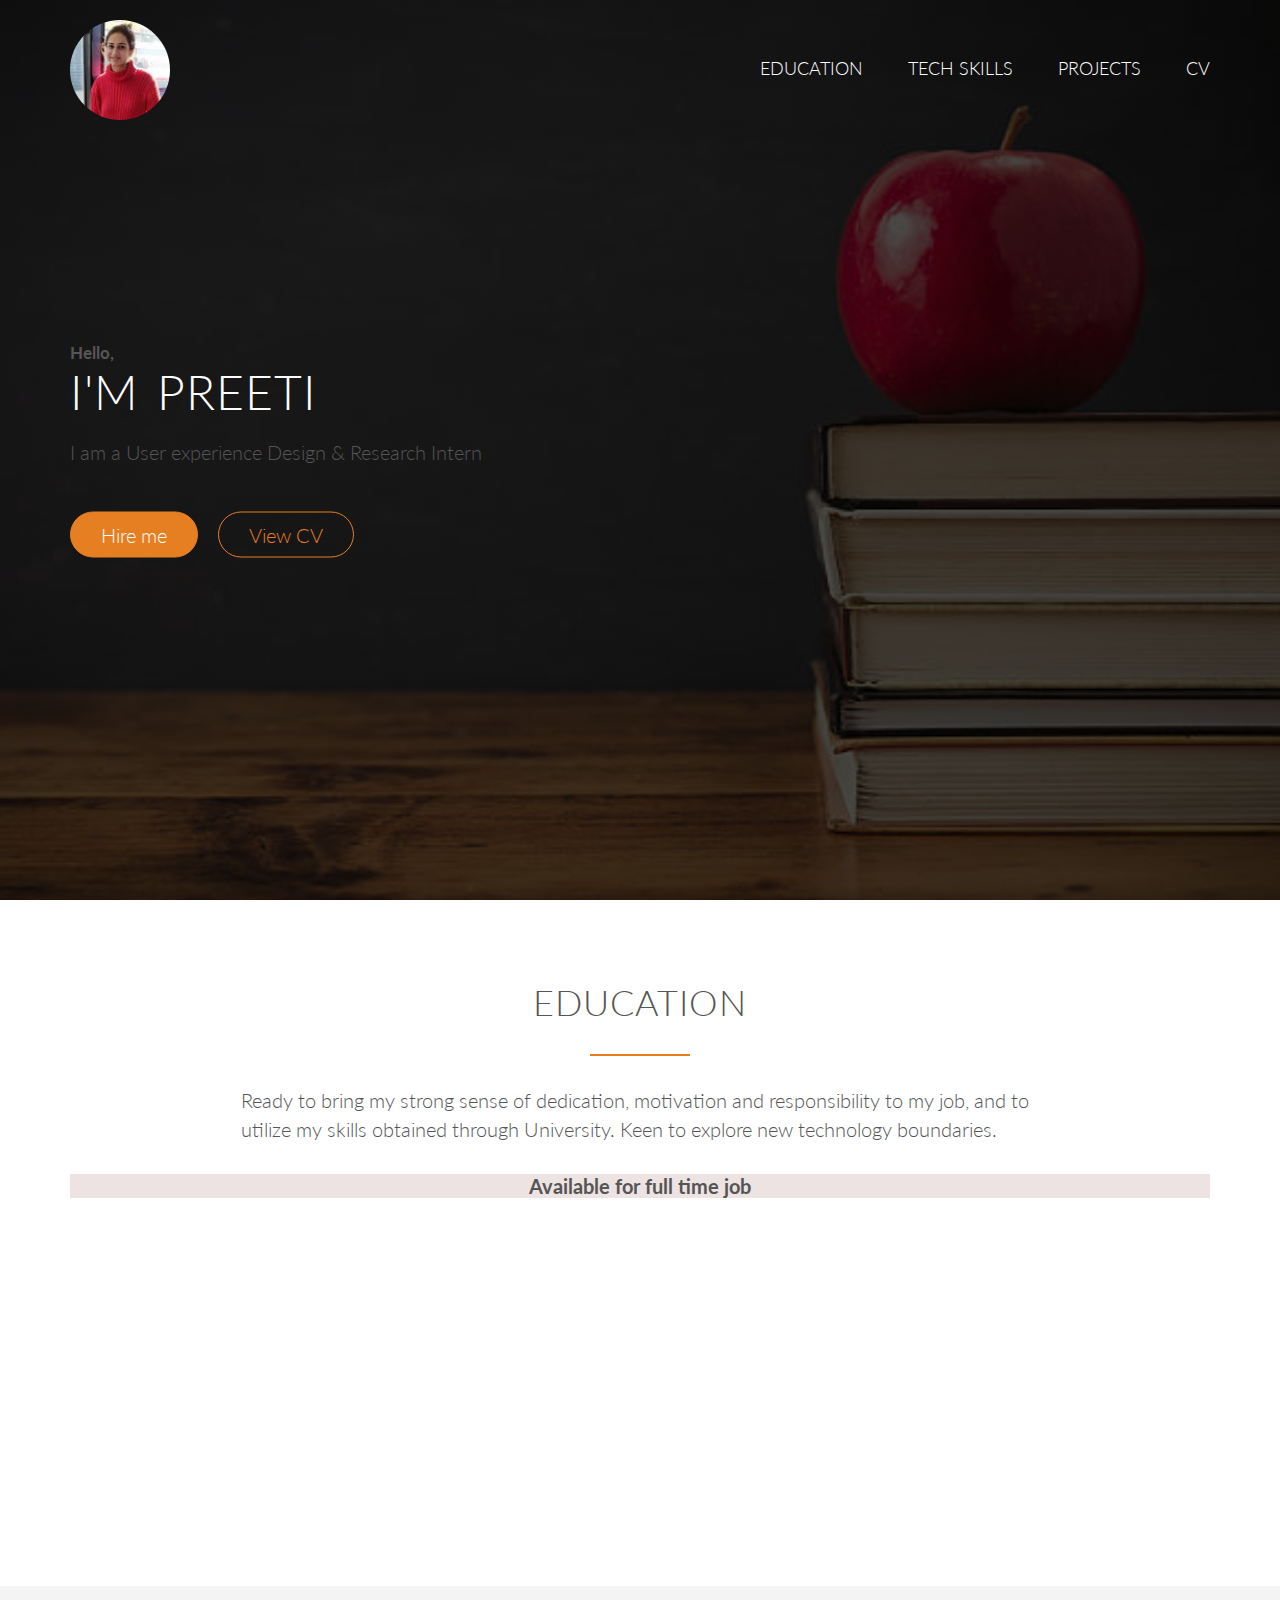
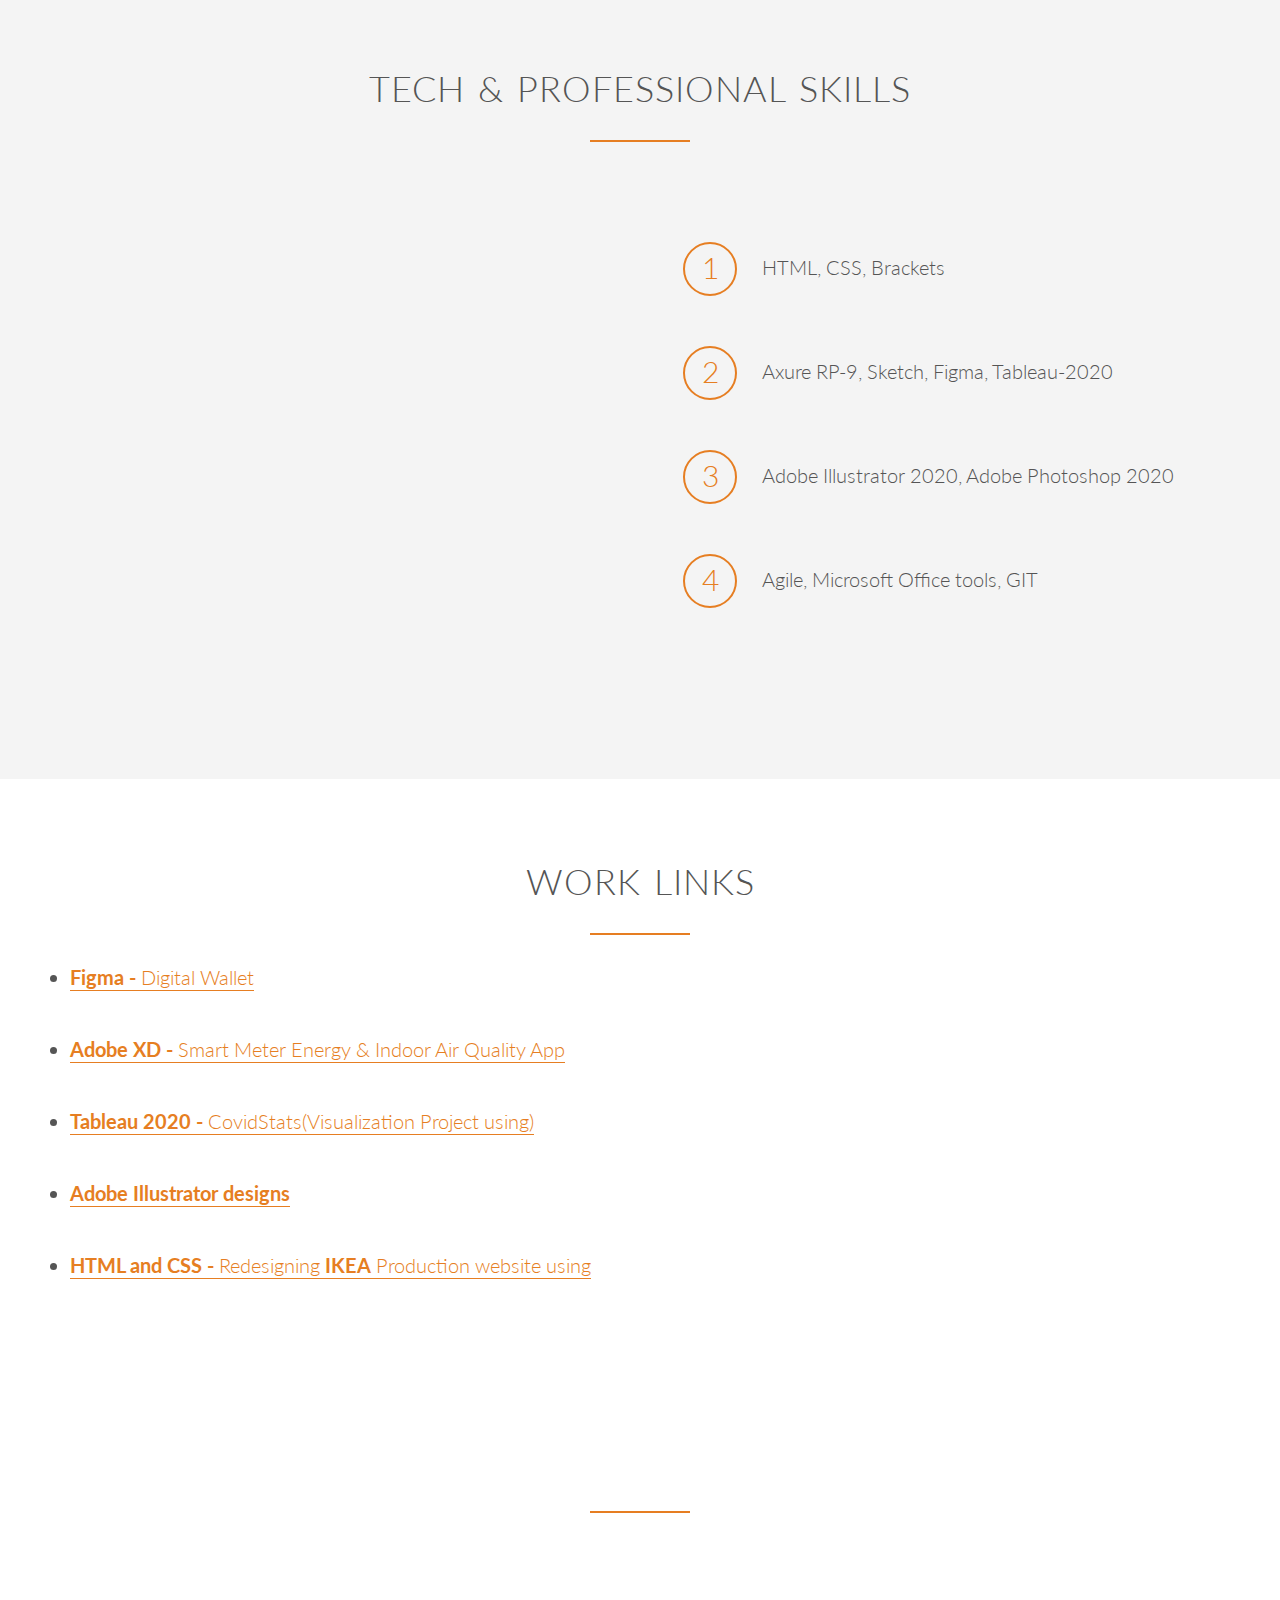
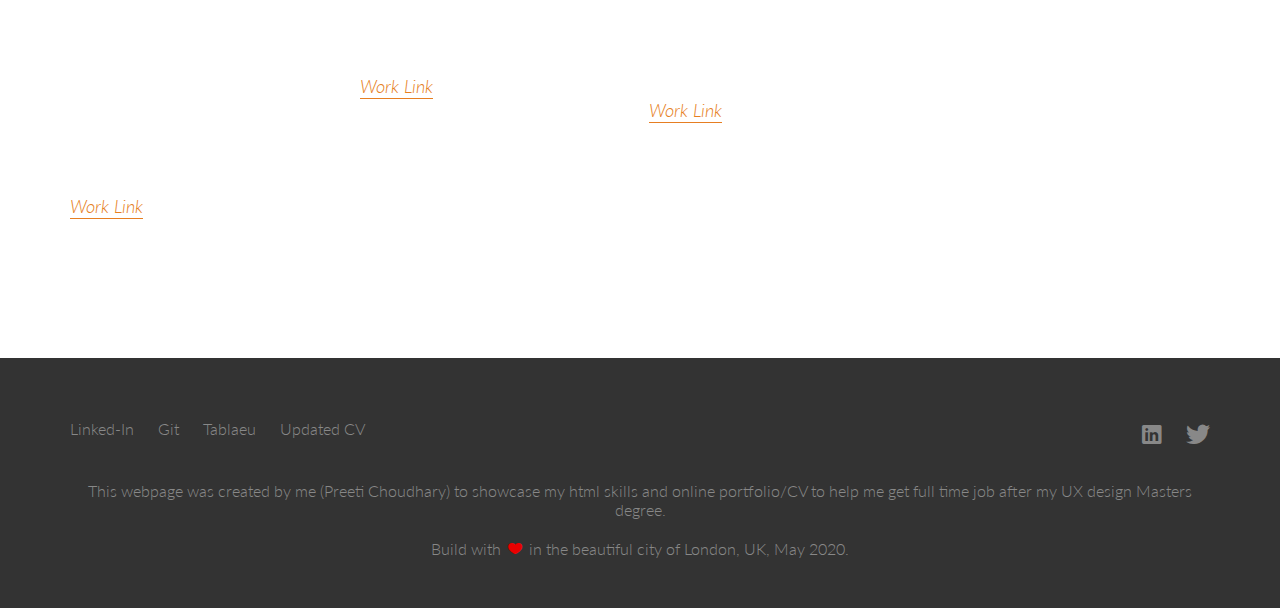
<file: index.html>
<!DOCTYPE html>
<html lang="en">
    <head>
    	<meta http-equiv="Content-Security-Policy" content="upgrade-insecure-requests">
        <meta name="viewport" content="width=device-width, initial-scale=1.0">
        
        <link rel="stylesheet" type="text/css" href="vendors/css/normalize.css">
        <link rel="stylesheet" type="text/css" href="vendors/css/grid.css">
        <link rel="stylesheet" type="text/css" href="vendors/css/ionicons.min.css">
        <link rel="stylesheet" type="text/css" href="vendors/css/animate.css">
        <link rel="stylesheet" type="text/css" href="resources/css/style.css">
        <link rel="stylesheet" type="text/css" href="resources/css/queries.css">
        <link href='http://fonts.googleapis.com/css?family=Lato:100,300,400,300italic' rel='stylesheet' type='text/css'>
        <title>Preeti Choudhary</title>
    </head>
    <body>
        <header>
            <nav>
                <div class="row">
                    <img src="resources/img/pc.jfif" alt="Preeti photo" class="logo">
                    <img src="resources/img/pc.jfif" alt="Preeti photo" class="logo-black">
                    <ul class="main-nav js--main-nav">
                        <li><a href="#education">Education</a></li>
                        <li><a href="#works">Tech Skills</a></li>
                        <li><a href="#projects">Projects</a></li>
                       <!-- <li><a href="#plans">Contact</a></li> -->
                        <li><a href="./cv.html" target="_blank">CV</a></li>
                        
                    </ul>
                    <a class="mobile-nav-icon js--nav-icon"><i class="ion-navicon-round"></i></a>
                </div>
            </nav>
            <div class="hero-text-box">
                <h5> Hello,</h5>
                
                <h1>I'M PREETI</h1>
                <p>I am a User experience Design & Research Intern</p><br><br>
                <a class="btn btn-full js--scroll-to-plans" href="mailto:preeti.214choudhary@gmail.com">Hire me</a>
               <a class="btn btn-ghost js--scroll-to-start" href="./cv.html" target="_blank">View CV</a>
            
            </div>
            
        </header>
        
        <section class="section-features js--section-features" id="education">
            <div class="row">
                <h2>Education</h2>
                <p class="long-copy">
                    Ready to bring my strong sense of dedication, motivation and responsibility to my job, and to
utilize my skills obtained through University. Keen to explore new technology
                    boundaries.
                    
                </p>
                <h4>Available for full time job</h4>
            </div>
            
            <div class="row js--wp-1">
                <div class="col span-1-of-3 box">
                    <i class="ion-ios-infinite-outline icon-big"></i>
                    <h3>MSc. User Experience Design</h3>
                    <ul>
                        <li>Kingston University, London, UK</li>
                        <li>Sep/2019 - Sep/2021            </li>
                        <li>Pursuing first year, having data visualization as minor subject.</li>
                    </ul>
                </div>
                <div class="col span-1-of-3 box">
                    <i class="ion-ios-stopwatch-outline icon-big"></i>
                    <h3>MBA Human Resource Mgmt.</h3>
                    <ul>
                        <li>Rajasthan Tech. University, Rajasthan, India</li>
                        <li>Year 2011</li>
                        <li>Studied business laws, project management, employment laws, marketing of services, performance management and retention strategies.</li>
                        
                    </ul>
                </div>
                <div class="col span-1-of-3 box">
                    <!--<i class="ion-ios-nutrition-outline icon-big"></i>-->
                    <i class="ion-ios-flask-outline icon-big"></i>
                    <h3>Bachelor of Science.</h3>
                    <ul>
                        <li>University of Rajasthan, Rajasthan, India</li>
                        <li>Year 2008</li>
                        <li>Chemistry, Zoology &#38; Computer Applications.</li>
                    </ul>
                </div>
                <!--<div class="col span-1-of-4 box">
                    <i class="ion-ios-cart-outline icon-big"></i>
                    <h3>Order anything</h3>
                    <p>
                        We don't limit your creativity, which means you can order whatever you feel like. You can also choose from our menu containing over 100 delicious meals. It's up to you!
                    </p>
                </div>-->
            </div>   
        </section>
        
        <!--<section class="section-meals">
            <ul class="meals-showcase clearfix">
                <li>
                    <figure class="meal-photo">
                        <img src="resources/img/1.jpg" alt="Korean bibimbap with egg and vegetables">
                    </figure>
                </li>
                <li>
                    <figure class="meal-photo">
                        <img src="resources/img/2.jpg" alt="Simple italian pizza with cherry tomatoes">
                    </figure>
                </li>
                <li>
                    <figure class="meal-photo">
                        <img src="resources/img/3.jpg" alt="Chicken breast steak with vegetables">
                    </figure>
                </li>
                <li>
                    <figure class="meal-photo">
                        <img src="resources/img/4.jpg" alt="Autumn pumpkin soup">
                    </figure>
                </li>
            </ul>
            <ul class="meals-showcase clearfix">
                <li>
                    <figure class="meal-photo">
                        <img src="resources/img/5.jpg" alt="Paleo beef steak with vegetables">
                    </figure>
                </li>
                <li>
                    <figure class="meal-photo">
                        <img src="resources/img/6.jpg" alt="Healthy baguette with egg and vegetables">
                    </figure>
                </li>
                <li>
                    <figure class="meal-photo">
                        <img src="resources/img/7.jpg" alt="Burger with cheddar and bacon">
                    </figure>
                </li>
                <li>
                    <figure class="meal-photo">
                        <img src="resources/img/8.jpg" alt="Granola with cherries and strawberries">
                    </figure>
                </li>
            </ul>
        </section>-->
        
        
        <section class="section-steps" id="works">
            <div class="row">
                <h2>Tech & Professional Skills</h2>
            </div>
            <div class="row">
                <div class="col span-1-of-2 steps-box">
                    <br>
                   <img src="resources/img/tech%20skill.png" alt="skills photo" class="app-screen js--wp-2">
                   <!-- <img src="resources/img/skills.jfif" alt="skills photo" class="app-screen js--wp-2"> -->
                    
                </div>
                <div class="col span-1-of-2 steps-box">
                    <div class="works-step clearfix">
                        <div>1</div>
                        <p>HTML, CSS, Brackets</p>
                    </div>
                    <div class="works-step clearfix">
                        <div>2</div>
                        <p>Axure RP-9, Sketch, Figma, Tableau-2020</p>
                    </div>
                    <div class="works-step clearfix">
                        <div>3</div>
                        <p>Adobe Illustrator 2020, Adobe Photoshop 2020</p>
                    </div>
                    <div class="works-step clearfix">
                        <div>4</div>
                        <p>Agile, Microsoft Office tools, GIT</p>
                    </div>
                    
                    <!--<a href="#" class="btn-app"><img src="resources/img/download-app.svg" alt="App Store Button"></a>
                    <a href="#" class="btn-app"><img src="resources/img/download-app-android.png" alt="Play Store Button"></a>-->
                </div>
            </div>
        </section>
        
        
        <section>
            <div class="row">
                <h2>Work Links</h2>
            </div>
            <div class="row">
                <li> <a href="https://drive.google.com/file/d/1Taf1LXhtc1TtzJkzHuK_cm9z7Qk20pA6/view?usp=sharing" target="_blank"><strong>Figma -</strong> Digital Wallet</a>
                </li>
                <br><br>
                <li>  <a href="https://xd.adobe.com/view/b4992fd8-9b20-48be-aa19-0e2b5a58662b-e1ca/screen/dccb0bfc-0dcf-4be3-a7f0-1f0aa2899ab8" target="_blank"><strong>Adobe XD - </strong>Smart Meter Energy & Indoor Air Quality App</a></li>
                <br><br>
                <li> <a href="http://preeti-covid-stats.s3-website.eu-west-2.amazonaws.com/" target="_blank"><strong>Tableau 2020 - </strong>CovidStats(Visualization Project using)</a></li>
                <br><br>
                <li>  <a href="https://drive.google.com/file/d/1xjbdPqxho9oQroMfWlI21jIU0fveCGWg/view?usp=sharing" target="_blank"><strong>Adobe Illustrator designs</strong></a></li>
                <br><br>
                
                <!-- <li><a href="https://udv1xn.axshare.com/start.html#id=1yyjyh&p=month_page" target="_blank"><strong> Axure RP9 - </strong>SmartCal(Intelligent calendar using)</a></li>
                <br><br> -->
                
                <li> <a href="http://preetiikeaprototype.s3-website-us-east-1.amazonaws.com/www.ikea.com/gb/en/index.html" target="_blank"><strong>HTML and CSS - </strong>Redesigning <strong>IKEA</strong> Production website using </a></li>
            </div>
        
        </section>
        
        <!--<section class="section-cities" id="cities">
            <div class="row">
                <h2>We're currently in these cities</h2>
            </div>
            <div class="row js--wp-3">
                <div class="col span-1-of-4 box">
                    <img src="resources/img/lisbon-3.jpg" alt="Lisbon">
                    <h3>Lisbon</h3>
                    <div class="city-feature">
                        <i class="ion-ios-person icon-small"></i>
                        1600+ happy eaters
                    </div>
                    <div class="city-feature">
                        <i class="ion-ios-star icon-small"></i>
                        60+ top chefs
                    </div>
                    <div class="city-feature">
                        <i class="ion-social-twitter icon-small"></i>
                        <a href="#">@omnifood_lx</a>
                    </div>
                </div>
                <div class="col span-1-of-4 box">
                    <img src="resources/img/san-francisco.jpg" alt="San Francisco">
                    <h3>San Francisco</h3>
                    <div class="city-feature">
                        <i class="ion-ios-person icon-small"></i>
                        3700+ happy eaters
                    </div>
                    <div class="city-feature">
                        <i class="ion-ios-star icon-small"></i>
                        160+ top chefs
                    </div>
                    <div class="city-feature">
                        <i class="ion-social-twitter icon-small"></i>
                        <a href="#">@omnifood_sf</a>
                    </div>
                </div>
                <div class="col span-1-of-4 box">
                    <img src="resources/img/berlin.jpg" alt="Berlin">
                    <h3>Berlin</h3>
                    <div class="city-feature">
                        <i class="ion-ios-person icon-small"></i>
                        2300+ happy eaters
                    </div>
                    <div class="city-feature">
                        <i class="ion-ios-star icon-small"></i>
                        110+ top chefs
                    </div>
                    <div class="city-feature">
                        <i class="ion-social-twitter icon-small"></i>
                        <a href="#">@omnifood_berlin</a>
                    </div>
                </div>
                <div class="col span-1-of-4 box">
                    <img src="resources/img/london.jpg" alt="London">
                    <h3>London</h3>
                    <div class="city-feature">
                        <i class="ion-ios-person icon-small"></i>
                        1200+ happy eaters
                    </div>
                    <div class="city-feature">
                        <i class="ion-ios-star icon-small"></i>
                        50+ top chefs
                    </div>
                    <div class="city-feature">
                        <i class="ion-social-twitter icon-small"></i>
                        <a href="#">@omnifood_london</a>
                    </div>
                </div>
            </div>
            
        </section>-->
        
        <section class="section-testimonials" id="projects">
            <div class="row">
                <h2>Academic Projects Undertaken</h2>
            </div>
            <div class="row">
                <div class="col span-1-of-4">
<!--                    <blockquote>-->
                        <b>(Technology):</b> Redesigning Production Website - This project was about
discovering and redesigning some of the major User Experience flaws in
Ikea.co.uk. In this project, various software tools/techs were used such as Axure
RP 9, HTML, CSS.
                        <!--<cite><img src="resources/img/customer-1.jpg">Alberto Duncan</cite>-->
                        <cite><a href="http://preetiikeaprototype.s3-website-us-east-1.amazonaws.com/www.ikea.com/gb/en/index.html" target="_blank">Work Link</a></cite>
<!--                    </blockquote>-->
                </div>
                <div class="col span-1-of-4">
<!--                    <blockquote>-->
                       Created webpage for data visualizations on Covod-19 using HTML, CSS, Tablaue 2020.
                    
                    <cite><a href="http://preeti-covid-stats.s3-website.eu-west-2.amazonaws.com/" target="_blank">Work Link</a></cite>
<!--                    </blockquote>-->
                </div>
                <div class="col span-1-of-4">
<!--                    <blockquote>-->
Developed prototype of smart calendar (Axure RP 9) which can analyze and
interpret user calls and suggests meetings/events based on that.
                    <cite><a href="https://udv1xn.axshare.com/start.html#id=1yyjyh&p=month_page" target="_blank">Work Link</a></cite>
<!--                    <cite><img src="resources/img/customer-3.jpg">Milton Chapman</cite>-->
<!--                    </blockquote>-->
                </div>
                <div class="col span-1-of-4">
<!--                    <blockquote>-->
                        <b>(Management):</b> Event Coordinator for annual festival - The goal of the
project was to coordinate and manage the event successfully while
managing different event teams. Key achievement was that I was able to
contribute in making the overall event as successful along with finding
new achievers in the process who could become future leaders.
<!--                    <cite><img src="resources/img/customer-3.jpg">Milton Chapman</cite>-->
<!--                    </blockquote>-->
                </div>
            </div>
        </section>
        
        
        <!--<section class="section-plans js--section-plans" id="plans">
            <div class="row">
                <h2>Start eating healthy today</h2>
            </div>
            <div class="row">
                <div class="col span-1-of-3">
                    <div class="plan-box js--wp-4">
                        <div>
                            <h3>Premium</h3>
                            <p class="plan-price">$399 <span>/ month</span></p>
                            <p class="plan-price-meal">That's only 13.30$ per meal</p>
                        </div>
                        <div>
                            <ul>
                                <li><i class="ion-ios-checkmark-empty icon-small"></i>1 meal every day</li>
                                <li><i class="ion-ios-checkmark-empty icon-small"></i>Order 24/7</li>
                                <li><i class="ion-ios-checkmark-empty icon-small"></i>Access to newest creations</li>
                                <li><i class="ion-ios-checkmark-empty icon-small"></i>Free delivery</li>
                            </ul>
                        </div>
                        <div>
                            <a href="#" class="btn btn-full">Sign up now</a>
                        </div>
                    </div>
                </div>
                <div class="col span-1-of-3">
                    <div class="plan-box">
                        <div>
                            <h3>Pro</h3>
                            <p class="plan-price">$149 <span>/ month</span></p>
                            <p class="plan-price-meal">That's only 14.90$ per meal</p>
                        </div>
                        <div>
                            <ul>
                                <li><i class="ion-ios-checkmark-empty icon-small"></i>1 meal 10 days/month</li>
                                <li><i class="ion-ios-checkmark-empty icon-small"></i>Order 24/7</li>
                                <li><i class="ion-ios-checkmark-empty icon-small"></i>Access to newest creations</li>
                                <li><i class="ion-ios-checkmark-empty icon-small"></i>Free delivery</li>
                            </ul>
                        </div>
                        <div>
                            <a href="#" class="btn btn-ghost">Sign up now</a>
                        </div>
                    </div>
                </div>
                <div class="col span-1-of-3">
                    <div class="plan-box">
                        <div>
                            <h3>Starter</h3>
                            <p class="plan-price">19$ <span>/ meal</span></p>
                            <p class="plan-price-meal">&nbsp;</p>
                        </div>
                        <div>
                            <ul>
                                <li><i class="ion-ios-checkmark-empty icon-small"></i>1 meal</li>
                                <li><i class="ion-ios-checkmark-empty icon-small"></i>Order from 8 am to 12 pm</li>
                                <li><i class="ion-ios-close-empty icon-small"></i></li>
                                <li><i class="ion-ios-checkmark-empty icon-small"></i>Free delivery</li>
                            </ul>
                        </div>
                        <div>
                            <a href="#" class="btn btn-ghost">Sign up now</a>
                        </div>
                    </div>
                </div>
            </div>
        </section>-->
        
        <!--<section class="section-form">
            <div class="row">
                <h2>We're happy to hear from you</h2>
            </div>
            <div class="row">
                <form method="post" action="#" class="contact-form">
                    <div class="row">
                        <div class="col span-1-of-3">
                            <label for="name">Name</label>
                        </div>
                        <div class="col span-2-of-3">
                            <input type="text" name="name" id="name" placeholder="Your name" required>
                        </div>
                    </div>
                    <div class="row">
                        <div class="col span-1-of-3">
                            <label for="email">Email</label>
                        </div>
                        <div class="col span-2-of-3">
                            <input type="email" name="email" id="email" placeholder="Your email" required>
                        </div>
                    </div>
                    <div class="row">
                        <div class="col span-1-of-3">
                            <label for="find-us">How did you find us?</label>
                        </div>
                        <div class="col span-2-of-3">
                            <select name="find-us" id="find-us">
                                <option value="friends" selected>Friends</option>
                                <option value="search">Search engine</option>
                                <option value="ad">Advertisement</option>
                                <option value="other">Other</option>
                            </select>
                        </div>
                    </div>
                    <div class="row">
                        <div class="col span-1-of-3">
                            <label>Newsletter?</label>
                        </div>
                        <div class="col span-2-of-3">
                            <input type="checkbox" name="news" id="news" checked> Yes, please
                        </div>
                    </div>
                    <div class="row">
                        <div class="col span-1-of-3">
                            <label>Drop us a line</label>
                        </div>
                        <div class="col span-2-of-3">
                            <textarea name="message" placeholder="Your message"></textarea>
                        </div>
                    </div>
                    <div class="row">
                        <div class="col span-1-of-3">
                            <label>&nbsp;</label>
                        </div>
                        <div class="col span-2-of-3">
                            <input type="submit" value="Send it!">
                        </div>
                    </div>
                    
                </form>
                
            </div>
        </section>-->
        
        <footer>
            <div class="row">
                <div class="col span-1-of-2">
                    <ul class="footer-nav">
                        <!--li><a href="#">About me</a></li-->
                        <li><a href="https://www.linkedin.com/in/preeti-choudhary-515976195/" target="_blank">Linked-In</a></li>
                        <li><a href="https://github.com/preeti214choudhary" target="_blank">Git</a></li>
                        <li><a href="https://public.tableau.com/profile/preeti1065#!/" target="_blank">Tablaeu</a></li>
                        <li><a href="./cv.html" target="_blank">Updated CV</a></li>
                        <!--<li><a href="#">iOS App</a></li>
                        <li><a href="#">Android App</a></li>-->
                    </ul>
                </div>
                <div class="col span-1-of-2">
                    <ul class="social-links">
                        <!--<li><a href="#"><i class="ion-social-facebook"></i></a></li>
                        <li><a href="#"><i class="ion-social-instagram"></i></a></li>
                        <li><a href="#"><i class="ion-social-googleplus"></i></a></li>-->
                        
                        <li><a href="https://www.linkedin.com/in/preeti-choudhary-515976195/" target="_blank"><i class="ion-social-linkedin"></i></a></li>
                        <li><a href="#"><i class="ion-social-twitter"></i></a></li>
                    </ul>
                </div>
            </div>
            <div class="row">
                <p>
                    This webpage was created by me (Preeti Choudhary) to showcase my html skills and online portfolio/CV to help me get full time job after my UX design Masters degree.
                </p>
                <p>
                    Build with <i class="ion-ios-heart" style="color: #ea0000; padding: 0 3px;"></i> in the beautiful city of London, UK, May 2020.
                </p>
            </div>
        </footer>
        
    <script src="https://ajax.googleapis.com/ajax/libs/jquery/1.11.2/jquery.min.js"></script>
    <!--<script src="//cdn.jsdelivr.net/respond/1.4.2/respond.min.js"></script>
    <script src="//cdn.jsdelivr.net/html5shiv/3.7.2/html5shiv.min.js"></script>
    <script src="//cdn.jsdelivr.net/selectivizr/1.0.3b/selectivizr.min.js"></script>-->
    <script src="vendors/js/jquery.waypoints.min.js"></script>
    <script src="resources/js/script.js"></script>
    
    </body>  
    
</html>
</file>
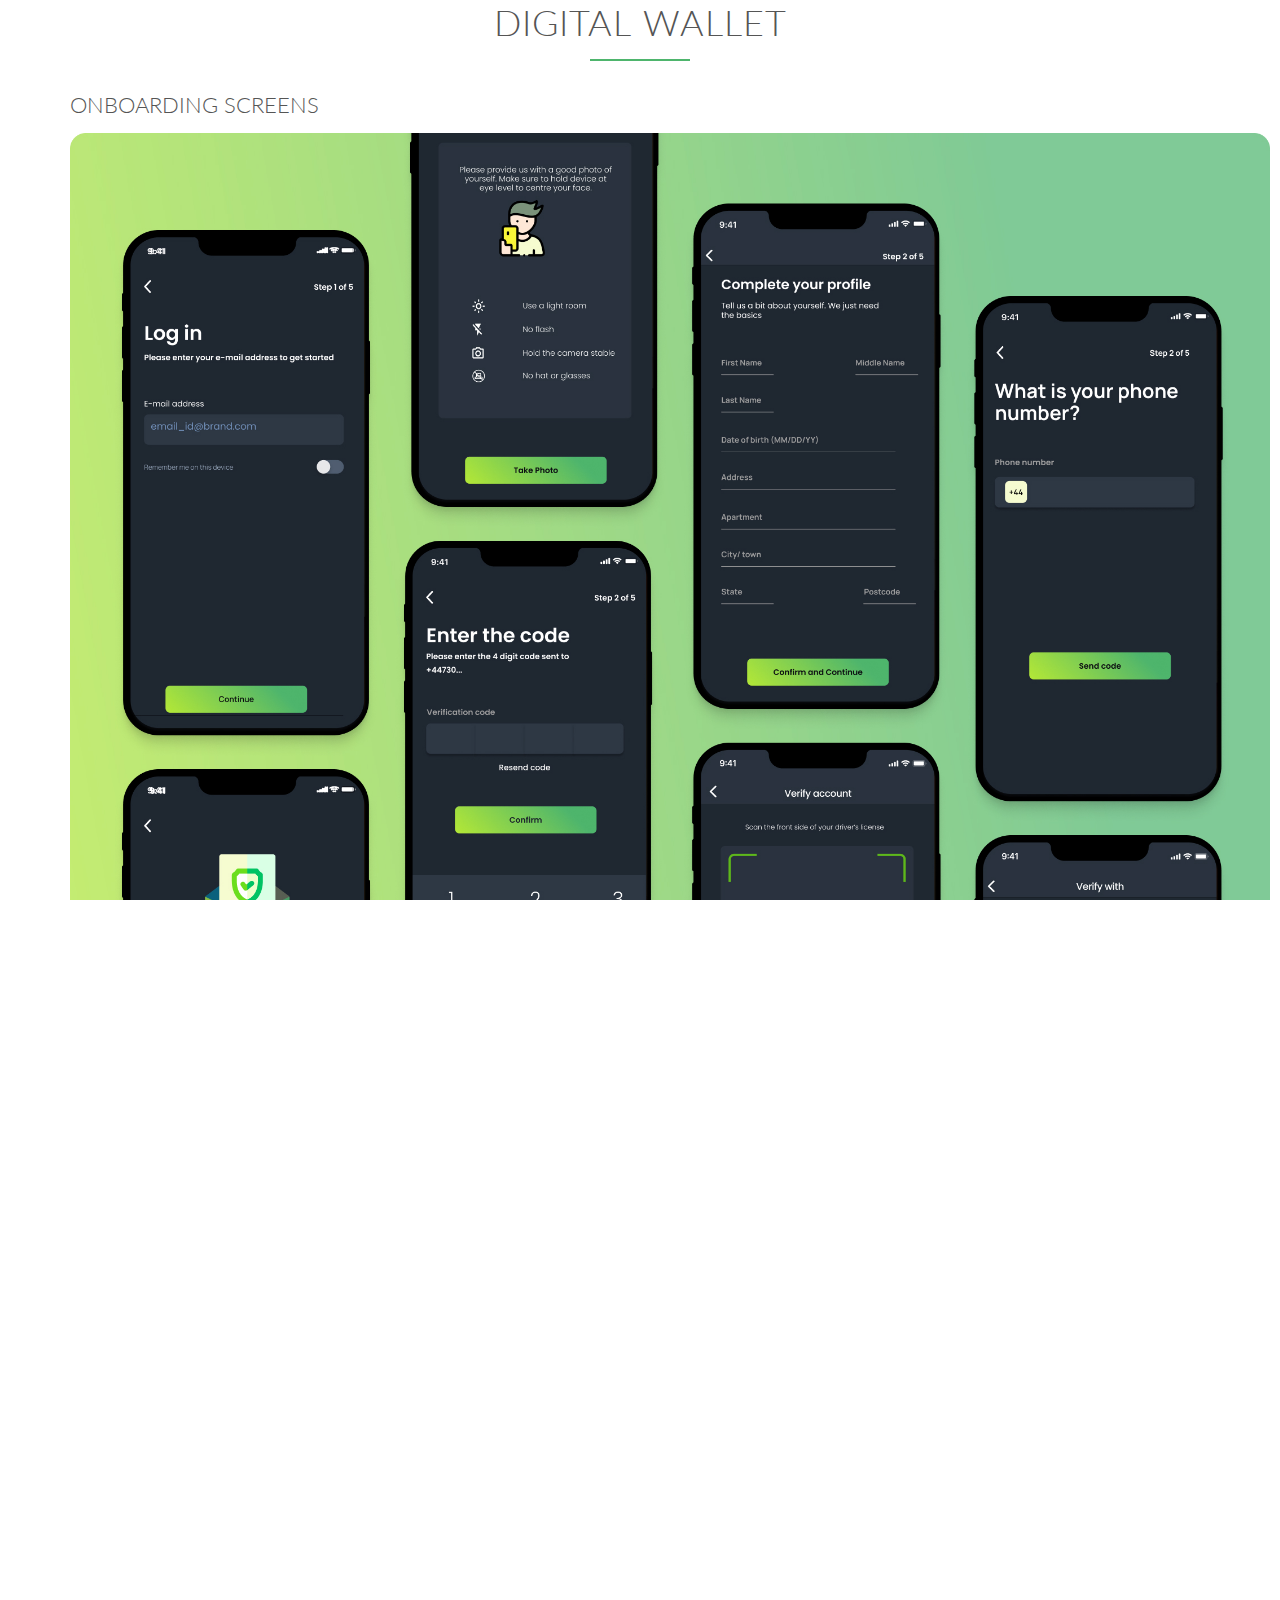
<file: index2.html>
<!DOCTYPE html>
<html lang="en">
    <head>
    	<meta http-equiv="Content-Security-Policy" content="upgrade-insecure-requests">
        <meta name="viewport" content="width=device-width, initial-scale=1.0">
        
        <link rel="stylesheet" type="text/css" href="vendors/css/normalize.css">
        <link rel="stylesheet" type="text/css" href="vendors/css/grid.css">
        <link rel="stylesheet" type="text/css" href="vendors/css/ionicons.min.css">
        <link rel="stylesheet" type="text/css" href="vendors/css/animate.css">
        <link rel="stylesheet" type="text/css" href="resources/css/style2.css">
        <link rel="stylesheet" type="text/css" href="resources/css/queries.css">
        <link href='http://fonts.googleapis.com/css?family=Lato:100,300,400,300italic' rel='stylesheet' type='text/css'>
        <title>Preeti Choudhary</title>
    </head>
    <body>
        <header>
           
                <div class="row">
                   <!-- <img src="resources/img/pc.jfif" alt="Preeti photo" class="logo">
                    <img src="resources/img/pc.jfif" alt="Preeti photo" class="logo-black"> -->
                   <!-- <ul class="main-nav js--main-nav"> </ul> -->    
                        <h2>Digital wallet</h2>
            <div class="row">
                <h3>Onboarding screens</h3>
                         <img src="resources/img/onboarding.jpg" alt="onboarding" style="object-fit: cover ; object-position: left" width="1200" height="auto">
            </div>
                    <br><br>
                     <h3>Payment screens</h3>
                         <img src="resources/img/Payment%20screens.png" alt="onboarding" style="object-fit: cover ; object-position: left" width="1200" height="auto">
            </div>
                       <!-- <li><a href="#plans">Contact</a></li> -->
                        
                 
                    
                </div>
          
          <!--  <div class="hero-text-box">
                <h5> Hello,</h5>
                
                <h1>I'M PREETI</h1>
                <p>I am a User experience Design & Research Intern</p><br><br>
                <a class="btn btn-full js--scroll-to-plans" href="mailto:preeti.214choudhary@gmail.com">Hire me</a>
               <a class="btn btn-ghost js--scroll-to-start" href="./cv.html" target="_blank">View CV</a>
            
            </div> -->
            
        </header>
        
  <!--      <section class="section-features js--section-features" id="education">
            <div class="row">
                <h2>Education</h2>
                <p class="long-copy">
                    Ready to bring my strong sense of dedication, motivation and responsibility to my job, and to
utilize my skills obtained through University. Keen to explore new technology
                    boundaries.
                    
                </p>
                <h4>Available for full time job</h4>
            </div>
            
            <div class="row js--wp-1">
                <div class="col span-1-of-3 box">
                    <i class="ion-ios-infinite-outline icon-big"></i>
                    <h3>MSc. User Experience Design</h3>
                    <ul>
                        <li>Kingston University, London, UK</li>
                        <li>Sep/2019 - Sep/2021            </li>
                        <li>Pursuing first year, having data visualization as minor subject.</li>
                    </ul>
                </div>
                <div class="col span-1-of-3 box">
                    <i class="ion-ios-stopwatch-outline icon-big"></i>
                    <h3>MBA Human Resource Mgmt.</h3>
                    <ul>
                        <li>Rajasthan Tech. University, Rajasthan, India</li>
                        <li>Year 2011</li>
                        <li>Studied business laws, project management, employment laws, marketing of services, performance management and retention strategies.</li>
                        
                    </ul>
                </div>
                <div class="col span-1-of-3 box">
                    <!--<i class="ion-ios-nutrition-outline icon-big"></i>
                    <i class="ion-ios-flask-outline icon-big"></i>
                    <h3>Bachelor of Science.</h3>
                    <ul>
                        <li>University of Rajasthan, Rajasthan, India</li>
                        <li>Year 2008</li>
                        <li>Chemistry, Zoology &#38; Computer Applications.</li>
                    </ul>
                </div>
                <!--<div class="col span-1-of-4 box">
                    <i class="ion-ios-cart-outline icon-big"></i>
                    <h3>Order anything</h3>
                    <p>
                        We don't limit your creativity, which means you can order whatever you feel like. You can also choose from our menu containing over 100 delicious meals. It's up to you!
                    </p>
                </div>
            </div>   
        </section>
        
        <!--<section class="section-meals">
            <ul class="meals-showcase clearfix">
                <li>
                    <figure class="meal-photo">
                        <img src="resources/img/1.jpg" alt="Korean bibimbap with egg and vegetables">
                    </figure>
                </li>
                <li>
                    <figure class="meal-photo">
                        <img src="resources/img/2.jpg" alt="Simple italian pizza with cherry tomatoes">
                    </figure>
                </li>
                <li>
                    <figure class="meal-photo">
                        <img src="resources/img/3.jpg" alt="Chicken breast steak with vegetables">
                    </figure>
                </li>
                <li>
                    <figure class="meal-photo">
                        <img src="resources/img/4.jpg" alt="Autumn pumpkin soup">
                    </figure>
                </li>
            </ul>
            <ul class="meals-showcase clearfix">
                <li>
                    <figure class="meal-photo">
                        <img src="resources/img/5.jpg" alt="Paleo beef steak with vegetables">
                    </figure>
                </li>
                <li>
                    <figure class="meal-photo">
                        <img src="resources/img/6.jpg" alt="Healthy baguette with egg and vegetables">
                    </figure>
                </li>
                <li>
                    <figure class="meal-photo">
                        <img src="resources/img/7.jpg" alt="Burger with cheddar and bacon">
                    </figure>
                </li>
                <li>
                    <figure class="meal-photo">
                        <img src="resources/img/8.jpg" alt="Granola with cherries and strawberries">
                    </figure>
                </li>
            </ul>
        </section>
        
        
        <section class="section-steps" id="works">
            <div class="row">
                <h2>Tech & Professional Skills</h2>
            </div>
            <div class="row">
                <div class="col span-1-of-2 steps-box">
                    <br>
                   <img src="resources/img/tech%20skill.png" alt="skills photo" class="app-screen js--wp-2">
                   <!-- <img src="resources/img/skills.jfif" alt="skills photo" class="app-screen js--wp-2"> 
                    
                </div>
                <div class="col span-1-of-2 steps-box">
                    <div class="works-step clearfix">
                        <div>1</div>
                        <p>HTML, CSS, Brackets</p>
                    </div>
                    <div class="works-step clearfix">
                        <div>2</div>
                        <p>Axure RP-9, Sketch, Figma, Tableau-2020</p>
                    </div>
                    <div class="works-step clearfix">
                        <div>3</div>
                        <p>Adobe Illustrator 2020, Adobe Photoshop 2020</p>
                    </div>
                    <div class="works-step clearfix">
                        <div>4</div>
                        <p>Agile, Microsoft Office tools, GIT</p>
                    </div>
                    
                    <!--<a href="#" class="btn-app"><img src="resources/img/download-app.svg" alt="App Store Button"></a>
                    <a href="#" class="btn-app"><img src="resources/img/download-app-android.png" alt="Play Store Button"></a>
                </div>
            </div>
        </section>
        
        
        <section>
            <div class="row">
                <h2>Work Links</h2>
            </div>
            <div class="row">
                <li> <a href="https://drive.google.com/file/d/1Taf1LXhtc1TtzJkzHuK_cm9z7Qk20pA6/view?usp=sharing" target="_blank"><strong>Figma -</strong> Digital Wallet</a>
                </li>
                <br><br>
                <li>  <a href="https://xd.adobe.com/view/b4992fd8-9b20-48be-aa19-0e2b5a58662b-e1ca/screen/dccb0bfc-0dcf-4be3-a7f0-1f0aa2899ab8" target="_blank"><strong>Adobe XD - </strong>Smart Meter Energy & Indoor Air Quality App</a></li>
                <br><br>
                <li> <a href="http://preeti-covid-stats.s3-website.eu-west-2.amazonaws.com/" target="_blank"><strong>Tableau 2020 - </strong>CovidStats(Visualization Project using)</a></li>
                <br><br>
                <li>  <a href="https://drive.google.com/file/d/1xjbdPqxho9oQroMfWlI21jIU0fveCGWg/view?usp=sharing" target="_blank"><strong>Adobe Illustrator designs</strong></a></li>
                <br><br>
                
                <!-- <li><a href="https://udv1xn.axshare.com/start.html#id=1yyjyh&p=month_page" target="_blank"><strong> Axure RP9 - </strong>SmartCal(Intelligent calendar using)</a></li>
                <br><br>
                
                <li> <a href="http://preetiikeaprototype.s3-website-us-east-1.amazonaws.com/www.ikea.com/gb/en/index.html" target="_blank"><strong>HTML and CSS - </strong>Redesigning <strong>IKEA</strong> Production website using </a></li>
            </div>
        
        </section>
        
        <!--<section class="section-cities" id="cities">
            <div class="row">
                <h2>We're currently in these cities</h2>
            </div>
            <div class="row js--wp-3">
                <div class="col span-1-of-4 box">
                    <img src="resources/img/lisbon-3.jpg" alt="Lisbon">
                    <h3>Lisbon</h3>
                    <div class="city-feature">
                        <i class="ion-ios-person icon-small"></i>
                        1600+ happy eaters
                    </div>
                    <div class="city-feature">
                        <i class="ion-ios-star icon-small"></i>
                        60+ top chefs
                    </div>
                    <div class="city-feature">
                        <i class="ion-social-twitter icon-small"></i>
                        <a href="#">@omnifood_lx</a>
                    </div>
                </div>
                <div class="col span-1-of-4 box">
                    <img src="resources/img/san-francisco.jpg" alt="San Francisco">
                    <h3>San Francisco</h3>
                    <div class="city-feature">
                        <i class="ion-ios-person icon-small"></i>
                        3700+ happy eaters
                    </div>
                    <div class="city-feature">
                        <i class="ion-ios-star icon-small"></i>
                        160+ top chefs
                    </div>
                    <div class="city-feature">
                        <i class="ion-social-twitter icon-small"></i>
                        <a href="#">@omnifood_sf</a>
                    </div>
                </div>
                <div class="col span-1-of-4 box">
                    <img src="resources/img/berlin.jpg" alt="Berlin">
                    <h3>Berlin</h3>
                    <div class="city-feature">
                        <i class="ion-ios-person icon-small"></i>
                        2300+ happy eaters
                    </div>
                    <div class="city-feature">
                        <i class="ion-ios-star icon-small"></i>
                        110+ top chefs
                    </div>
                    <div class="city-feature">
                        <i class="ion-social-twitter icon-small"></i>
                        <a href="#">@omnifood_berlin</a>
                    </div>
                </div>
                <div class="col span-1-of-4 box">
                    <img src="resources/img/london.jpg" alt="London">
                    <h3>London</h3>
                    <div class="city-feature">
                        <i class="ion-ios-person icon-small"></i>
                        1200+ happy eaters
                    </div>
                    <div class="city-feature">
                        <i class="ion-ios-star icon-small"></i>
                        50+ top chefs
                    </div>
                    <div class="city-feature">
                        <i class="ion-social-twitter icon-small"></i>
                        <a href="#">@omnifood_london</a>
                    </div>
                </div>
            </div>
            
        </section>
        
        <section class="section-testimonials" id="projects">
            <div class="row">
                <h2>Academic Projects Undertaken</h2>
            </div>
            <div class="row">
                <div class="col span-1-of-4">
<!--                    <blockquote>
                        <b>(Technology):</b> Redesigning Production Website - This project was about
discovering and redesigning some of the major User Experience flaws in
Ikea.co.uk. In this project, various software tools/techs were used such as Axure
RP 9, HTML, CSS.
                        <!--<cite><img src="resources/img/customer-1.jpg">Alberto Duncan</cite>
                        <cite><a href="http://preetiikeaprototype.s3-website-us-east-1.amazonaws.com/www.ikea.com/gb/en/index.html" target="_blank">Work Link</a></cite>
<!--                    </blockquote>
                </div>
                <div class="col span-1-of-4">
<!--                    <blockquote>
                       Created webpage for data visualizations on Covod-19 using HTML, CSS, Tablaue 2020.
                    
                    <cite><a href="http://preeti-covid-stats.s3-website.eu-west-2.amazonaws.com/" target="_blank">Work Link</a></cite>
<!--                    </blockquote>
                </div>
                <div class="col span-1-of-4">
<!--                    <blockquote>
Developed prototype of smart calendar (Axure RP 9) which can analyze and
interpret user calls and suggests meetings/events based on that.
                    <cite><a href="https://udv1xn.axshare.com/start.html#id=1yyjyh&p=month_page" target="_blank">Work Link</a></cite>
<!--                    <cite><img src="resources/img/customer-3.jpg">Milton Chapman</cite>-->
<!--                    </blockquote>
                </div>
                <div class="col span-1-of-4">
<!--                    <blockquote>
                        <b>(Management):</b> Event Coordinator for annual festival - The goal of the
project was to coordinate and manage the event successfully while
managing different event teams. Key achievement was that I was able to
contribute in making the overall event as successful along with finding
new achievers in the process who could become future leaders.
<!--                    <cite><img src="resources/img/customer-3.jpg">Milton Chapman</cite>-->
<!--                    </blockquote>
                </div>
            </div>
        </section>
        
        
        <!--<section class="section-plans js--section-plans" id="plans">
            <div class="row">
                <h2>Start eating healthy today</h2>
            </div>
            <div class="row">
                <div class="col span-1-of-3">
                    <div class="plan-box js--wp-4">
                        <div>
                            <h3>Premium</h3>
                            <p class="plan-price">$399 <span>/ month</span></p>
                            <p class="plan-price-meal">That's only 13.30$ per meal</p>
                        </div>
                        <div>
                            <ul>
                                <li><i class="ion-ios-checkmark-empty icon-small"></i>1 meal every day</li>
                                <li><i class="ion-ios-checkmark-empty icon-small"></i>Order 24/7</li>
                                <li><i class="ion-ios-checkmark-empty icon-small"></i>Access to newest creations</li>
                                <li><i class="ion-ios-checkmark-empty icon-small"></i>Free delivery</li>
                            </ul>
                        </div>
                        <div>
                            <a href="#" class="btn btn-full">Sign up now</a>
                        </div>
                    </div>
                </div>
                <div class="col span-1-of-3">
                    <div class="plan-box">
                        <div>
                            <h3>Pro</h3>
                            <p class="plan-price">$149 <span>/ month</span></p>
                            <p class="plan-price-meal">That's only 14.90$ per meal</p>
                        </div>
                        <div>
                            <ul>
                                <li><i class="ion-ios-checkmark-empty icon-small"></i>1 meal 10 days/month</li>
                                <li><i class="ion-ios-checkmark-empty icon-small"></i>Order 24/7</li>
                                <li><i class="ion-ios-checkmark-empty icon-small"></i>Access to newest creations</li>
                                <li><i class="ion-ios-checkmark-empty icon-small"></i>Free delivery</li>
                            </ul>
                        </div>
                        <div>
                            <a href="#" class="btn btn-ghost">Sign up now</a>
                        </div>
                    </div>
                </div>
                <div class="col span-1-of-3">
                    <div class="plan-box">
                        <div>
                            <h3>Starter</h3>
                            <p class="plan-price">19$ <span>/ meal</span></p>
                            <p class="plan-price-meal">&nbsp;</p>
                        </div>
                        <div>
                            <ul>
                                <li><i class="ion-ios-checkmark-empty icon-small"></i>1 meal</li>
                                <li><i class="ion-ios-checkmark-empty icon-small"></i>Order from 8 am to 12 pm</li>
                                <li><i class="ion-ios-close-empty icon-small"></i></li>
                                <li><i class="ion-ios-checkmark-empty icon-small"></i>Free delivery</li>
                            </ul>
                        </div>
                        <div>
                            <a href="#" class="btn btn-ghost">Sign up now</a>
                        </div>
                    </div>
                </div>
            </div>
        </section>-->
        
        <!--<section class="section-form">
            <div class="row">
                <h2>We're happy to hear from you</h2>
            </div>
            <div class="row">
                <form method="post" action="#" class="contact-form">
                    <div class="row">
                        <div class="col span-1-of-3">
                            <label for="name">Name</label>
                        </div>
                        <div class="col span-2-of-3">
                            <input type="text" name="name" id="name" placeholder="Your name" required>
                        </div>
                    </div>
                    <div class="row">
                        <div class="col span-1-of-3">
                            <label for="email">Email</label>
                        </div>
                        <div class="col span-2-of-3">
                            <input type="email" name="email" id="email" placeholder="Your email" required>
                        </div>
                    </div>
                    <div class="row">
                        <div class="col span-1-of-3">
                            <label for="find-us">How did you find us?</label>
                        </div>
                        <div class="col span-2-of-3">
                            <select name="find-us" id="find-us">
                                <option value="friends" selected>Friends</option>
                                <option value="search">Search engine</option>
                                <option value="ad">Advertisement</option>
                                <option value="other">Other</option>
                            </select>
                        </div>
                    </div>
                    <div class="row">
                        <div class="col span-1-of-3">
                            <label>Newsletter?</label>
                        </div>
                        <div class="col span-2-of-3">
                            <input type="checkbox" name="news" id="news" checked> Yes, please
                        </div>
                    </div>
                    <div class="row">
                        <div class="col span-1-of-3">
                            <label>Drop us a line</label>
                        </div>
                        <div class="col span-2-of-3">
                            <textarea name="message" placeholder="Your message"></textarea>
                        </div>
                    </div>
                    <div class="row">
                        <div class="col span-1-of-3">
                            <label>&nbsp;</label>
                        </div>
                        <div class="col span-2-of-3">
                            <input type="submit" value="Send it!">
                        </div>
                    </div>
                    
                </form>
                
            </div>
        </section>
        
        <footer>
            <div class="row">
                <div class="col span-1-of-2">
                    <ul class="footer-nav">
                        <!--li><a href="#">About me</a></li
                        <li><a href="https://www.linkedin.com/in/preeti-choudhary-515976195/" target="_blank">Linked-In</a></li>
                        <li><a href="https://github.com/preeti214choudhary" target="_blank">Git</a></li>
                        <li><a href="https://public.tableau.com/profile/preeti1065#!/" target="_blank">Tablaeu</a></li>
                        <li><a href="./cv.html" target="_blank">Updated CV</a></li>
                        <!--<li><a href="#">iOS App</a></li>
                        <li><a href="#">Android App</a></li>
                    </ul>
                </div>
                <div class="col span-1-of-2">
                    <ul class="social-links">
                        <!--<li><a href="#"><i class="ion-social-facebook"></i></a></li>
                        <li><a href="#"><i class="ion-social-instagram"></i></a></li>
                        <li><a href="#"><i class="ion-social-googleplus"></i></a></li>
                        
                        <li><a href="https://www.linkedin.com/in/preeti-choudhary-515976195/" target="_blank"><i class="ion-social-linkedin"></i></a></li>
                        <li><a href="#"><i class="ion-social-twitter"></i></a></li>
                    </ul>
                </div>
            </div>
            <div class="row">
                <p>
                    This webpage was created by me (Preeti Choudhary) to showcase my html skills and online portfolio/CV to help me get full time job after my UX design Masters degree.
                </p>
                <p>
                    Build with <i class="ion-ios-heart" style="color: #ea0000; padding: 0 3px;"></i> in the beautiful city of London, UK, May 2020.
                </p>
            </div>
        </footer>
        
    <script src="https://ajax.googleapis.com/ajax/libs/jquery/1.11.2/jquery.min.js"></script>
    <!--<script src="//cdn.jsdelivr.net/respond/1.4.2/respond.min.js"></script>
    <script src="//cdn.jsdelivr.net/html5shiv/3.7.2/html5shiv.min.js"></script>
    <script src="//cdn.jsdelivr.net/selectivizr/1.0.3b/selectivizr.min.js"></script>
    <script src="vendors/js/jquery.waypoints.min.js"></script>
    <script src="resources/js/script.js"></script>  
    -->
    </body>  
    
</html>
</file>
<file: vendors/css/grid.css>
/*  SECTIONS  ============================================================================= */

.section {
	clear: both;
	padding: 0px;
	margin: 0px;
}

/*  GROUPING  ============================================================================= */

.row {
    zoom: 1; /* For IE 6/7 (trigger hasLayout) */
}

.row:before,
.row:after {
    content:"";
    display:table;
}
.row:after {
    clear:both;
}

/*  GRID COLUMN SETUP   ==================================================================== */

.col {
	display: block;
	float:left;
	margin: 1% 0 1% 1.6%;
}

.col:first-child { margin-left: 0; } /* all browsers except IE6 and lower */


/*  REMOVE MARGINS AS ALL GO FULL WIDTH AT 480 PIXELS */

@media only screen and (max-width: 480px) {
	.col { 
		/*margin: 1% 0 1% 0%;*/
        margin: 0;
	}
}


/*  GRID OF TWO   ============================================================================= */


.span-2-of-2 {
	width: 100%;
}

.span-1-of-2 {
	width: 49.2%;
}

/*  GO FULL WIDTH AT LESS THAN 480 PIXELS */

@media only screen and (max-width: 480px) {
	.span-2-of-2 {
		width: 100%; 
	}
	.span-1-of-2 {
		width: 100%; 
	}
}


/*  GRID OF THREE   ============================================================================= */

	
.span-3-of-3 {
	width: 100%; 
}

.span-2-of-3 {
	width: 66.13%; 
}

.span-1-of-3 {
	width: 32.26%; 
}


/*  GO FULL WIDTH AT LESS THAN 480 PIXELS */

@media only screen and (max-width: 480px) {
	.span-3-of-3 {
		width: 100%; 
	}
	.span-2-of-3 {
		width: 100%; 
	}
	.span-1-of-3 {
		width: 100%;
	}
}

/*  GRID OF FOUR   ============================================================================= */

	
.span-4-of-4 {
	width: 100%; 
}

.span-3-of-4 {
	width: 74.6%; 
}

.span-2-of-4 {
	width: 49.2%; 
}

.span-1-of-4 {
	width: 23.8%; 
}


/*  GO FULL WIDTH AT LESS THAN 480 PIXELS */

@media only screen and (max-width: 480px) {
	.span-4-of-4 {
		width: 100%; 
	}
	.span-3-of-4 {
		width: 100%; 
	}
	.span-2-of-4 {
		width: 100%; 
	}
	.span-1-of-4 {
		width: 100%; 
	}
}


/*  GRID OF FIVE   ============================================================================= */

	
.span-5-of-5 {
	width: 100%;
}

.span-4-of-5 {
  	width: 79.68%; 
}

.span-3-of-5 {
  	width: 59.36%; 
}

.span-2-of-5 {
  	width: 39.04%;
}

.span-1-of-5 {
  	width: 18.72%;
}


/*  GO FULL WIDTH AT LESS THAN 480 PIXELS */

@media only screen and (max-width: 480px) {
	.span-5-of-5 {
		width: 100%; 
	}
	.span-4-of-5 {
		width: 100%; 
	}
	.span-3-of-5 {
		width: 100%; 
	}
	.span-2-of-5 {
		width: 100%; 
	}
	.span-1-of-5 {
		width: 100%; 
	}
}


/*  GRID OF SIX   ============================================================================= */


.span-6-of-6 {
	width: 100%;
}

.span-5-of-6 {
  	width: 83.06%;
}

.span-4-of-6 {
  	width: 66.13%;
}

.span-3-of-6 {
  	width: 49.2%;
}

.span-2-of-6 {
  	width: 32.26%;
}

.span-1-of-6 {
  	width: 15.33%;
}


/*  GO FULL WIDTH AT LESS THAN 480 PIXELS */

@media only screen and (max-width: 480px) {
	.span-6-of-6 {
		width: 100%; 
	}
	.span-5-of-6 {
		width: 100%; 
	}
	.span-4-of-6 {
		width: 100%; 
	}
	.span-3-of-6 {
		width: 100%; 
	}
	.span-2-of-6 {
		width: 100%; 
	}
	.span-1-of-6 {
		width: 100%; 
	}
}



/*  GRID OF SEVEN   ============================================================================= */


.span-7-of-7 {
	width: 100%;
}

.span-6-of-7 {
	width: 85.48%;
}

.span-5-of-7 {
  	width: 70.97%;
}

.span-4-of-7 {
  	width: 56.45%;
}

.span-3-of-7 {
  	width: 41.94%;
}

.span-2-of-7 {
  	width: 27.42%;
}

.span-1-of-7 {
  	width: 12.91%;
}


/*  GO FULL WIDTH AT LESS THAN 480 PIXELS */

@media only screen and (max-width: 480px) {
	.span-7-of-7 {
		width: 100%; 
	}
	.span-6-of-7 {
		width: 100%; 
	}
	.span-5-of-7 {
		width: 100%; 
	}
	.span-4-of-7 {
		width: 100%; 
	}
	.span-3-of-7 {
		width: 100%; 
	}
	.span-2-of-7 {
		width: 100%; 
	}
	.span-1-of-7 {
		width: 100%; 
	}
}


/*  GRID OF EIGHT   ============================================================================= */

	
.span-8-of-8 {
	width: 100%;
}

.span-7-of-8 {
	width: 87.3%; 
}

.span-6-of-8 {
	width: 74.6%; 
}

.span-5-of-8 {
	width: 61.9%; 
}

.span-4-of-8 {
	width: 49.2%; 
}

.span-3-of-8 {
	width: 36.5%;
}

.span-2-of-8 {
	width: 23.8%; 
}

.span-1-of-8 {
	width: 11.1%; 
}


/*  GO FULL WIDTH AT LESS THAN 480 PIXELS */

@media only screen and (max-width: 480px) {
	.span-8-of-8 {
		width: 100%; 
	}
	.span-7-of-8 {
		width: 100%; 
	}
	.span-6-of-8 {
		width: 100%; 
	}
	.span-5-of-8 {
		width: 100%; 
	}
	.span-4-of-8 {
		width: 100%; 
	}
	.span-3-of-8 {
		width: 100%; 
	}
	.span-2-of-8 {
		width: 100%; 
	}
	.span-1-of-8 {
		width: 100%; 
	}
}


/*  GRID OF NINE   ============================================================================= */


.span-9-of-9 {
	width: 100%;
}

.span-8-of-9 {
	width: 88.71%;
}

.span-7-of-9 {
	width: 77.42%; 
}

.span-6-of-9 {
	width: 66.13%; 
}

.span-5-of-9 {
	width: 54.84%; 
}

.span-4-of-9 {
	width: 43.55%; 
}

.span-3-of-9 {
	width: 32.26%;
}

.span-2-of-9 {
	width: 20.97%; 
}

.span-1-of-9 {
	width: 9.68%; 
}


/*  GO FULL WIDTH AT LESS THAN 480 PIXELS */

@media only screen and (max-width: 480px) {
	.span-9-of-9 {
		width: 100%; 
	}
	.span-8-of-9 {
		width: 100%; 
	}
	.span-7-of-9 {
		width: 100%; 
	}
	.span-6-of-9 {
		width: 100%; 
	}
	.span-5-of-9 {
		width: 100%; 
	}
	.span-4-of-9 {
		width: 100%; 
	}
	.span-3-of-9 {
		width: 100%; 
	}
	.span-2-of-9 {
		width: 100%; 
	}
	.span-1-of-9 {
		width: 100%; 
	}
}


/*  GRID OF TEN   ============================================================================= */


.span-10-of-10 {
	width: 100%;
}

.span-9-of-10 {
	width: 89.84%;
}

.span-8-of-10 {
	width: 79.68%;
}

.span-7-of-10 {
	width: 69.52%; 
}

.span-6-of-10 {
	width: 59.36%; 
}

.span-5-of-10 {
	width: 49.2%; 
}

.span-4-of-10 {
	width: 39.04%; 
}

.span-3-of-10 {
	width: 28.88%;
}

.span-2-of-10 {
	width: 18.72%; 
}

.span-1-of-10 {
	width: 8.56%; 
}


/*  GO FULL WIDTH AT LESS THAN 480 PIXELS */

@media only screen and (max-width: 480px) {
	.span-10-of-10 {
		width: 100%; 
	}
	.span-9-of-10 {
		width: 100%; 
	}
	.span-8-of-10 {
		width: 100%; 
	}
	.span-7-of-10 {
		width: 100%; 
	}
	.span-6-of-10 {
		width: 100%; 
	}
	.span-5-of-10 {
		width: 100%; 
	}
	.span-4-of-10 {
		width: 100%; 
	}
	.span-3-of-10 {
		width: 100%; 
	}
	.span-2-of-10 {
		width: 100%; 
	}
	.span-1-of-10 {
		width: 100%; 
	}
}


/*  GRID OF ELEVEN   ============================================================================= */

.span-11-of-11 {
	width: 100%;
}

.span-10-of-11 {
	width: 90.76%;
}

.span-9-of-11 {
	width: 81.52%;
}

.span-8-of-11 {
	width: 72.29%;
}

.span-7-of-11 {
	width: 63.05%; 
}

.span-6-of-11 {
	width: 53.81%; 
}

.span-5-of-11 {
	width: 44.58%; 
}

.span-4-of-11 {
	width: 35.34%; 
}

.span-3-of-11 {
	width: 26.1%;
}

.span-2-of-11 {
	width: 16.87%; 
}

.span-1-of-11 {
	width: 7.63%; 
}


/*  GO FULL WIDTH AT LESS THAN 480 PIXELS */

@media only screen and (max-width: 480px) {
	.span-11-of-11 {
		width: 100%; 
	}
	.span-10-of-11 {
		width: 100%; 
	}
	.span-9-of-11 {
		width: 100%; 
	}
	.span-8-of-11 {
		width: 100%; 
	}
	.span-7-of-11 {
		width: 100%; 
	}
	.span-6-of-11 {
		width: 100%; 
	}
	.span-5-of-11 {
		width: 100%; 
	}
	.span-4-of-11 {
		width: 100%; 
	}
	.span-3-of-11 {
		width: 100%; 
	}
	.span-2-of-11 {
		width: 100%; 
	}
	.span-1-of-11 {
		width: 100%; 
	}
}


/*  GRID OF TWELVE   ============================================================================= */

.span-12-of-12 {
	width: 100%;
}

.span-11-of-12 {
	width: 91.53%;
}

.span-10-of-12 {
	width: 83.06%;
}

.span-9-of-12 {
	width: 74.6%;
}

.span-8-of-12 {
	width: 66.13%;
}

.span-7-of-12 {
	width: 57.66%; 
}

.span-6-of-12 {
	width: 49.2%; 
}

.span-5-of-12 {
	width: 40.73%; 
}

.span-4-of-12 {
	width: 32.26%; 
}

.span-3-of-12 {
	width: 23.8%;
}

.span-2-of-12 {
	width: 15.33%; 
}

.span-1-of-12 {
	width: 6.86%; 
}


/*  GO FULL WIDTH AT LESS THAN 480 PIXELS */

@media only screen and (max-width: 480px) {
	.span-12-of-12 {
		width: 100%; 
	}
	.span-11-of-12 {
		width: 100%; 
	}
	.span-10-of-12 {
		width: 100%; 
	}
	.span-9-of-12 {
		width: 100%; 
	}
	.span-8-of-12 {
		width: 100%; 
	}
	.span-7-of-12 {
		width: 100%; 
	}
	.span-6-of-12 {
		width: 100%; 
	}
	.span-5-of-12 {
		width: 100%; 
	}
	.span-4-of-12 {
		width: 100%; 
	}
	.span-3-of-12 {
		width: 100%; 
	}
	.span-2-of-12 {
		width: 100%; 
	}
	.span-1-of-12 {
		width: 100%; 
	}
}
</file>
<file: resources/css/style.css>
/*
Orange color: #e67e22

*/


/* ----------------------------------------------- */
/* BASIC SETUP */
/* ----------------------------------------------- */

* {
    margin: 0;
    padding: 0;
    box-sizing: border-box;
}

html,
body {
    background-color: #fff;
    color: #555;
    font-family: 'Lato', 'Arial', sans-serif;
    font-weight: 300;
    font-size: 20px;
    text-rendering: optimizeLegibility;
    overflow-x: hidden;
}

.clearfix {zoom: 1;}
.clearfix:after {
    content: '.';
    clear: both;
    display: block;
    height: 0;
    visibility: hidden;
}

/* ----------------------------------------------- */
/* REUSABLE COMPONENTS */
/* ----------------------------------------------- */


.row {
    max-width: 1140px;
    margin: 0 auto;
}

section {
    padding: 80px 0;
}

.box {
    padding: 1%;
}

/* ----- HEADINGS ----- */
h1,
h2,
h3 {
    font-weight: 300;
    text-transform: uppercase;
}

h1 {
    margin-top: 0;
    margin-bottom: 20px;
    color: #fff;
    font-size: 240%;
    word-spacing: 4px;
    letter-spacing: 1px;
}

h2 {
    font-size: 180%;
    word-spacing: 2px;
    text-align: center;
    margin-bottom: 30px;
    letter-spacing: 1px;
}

h3 {
    font-size: 110%;
    margin-bottom: 15px;
}

h2:after {
    display: block;
    height: 2px;
    background-color: #e67e22;
    content: " ";
    width: 100px;
    margin: 0 auto;
    margin-top: 30px;
}

/* ----- PARAGRAPHS ----- */
.long-copy {
    line-height: 145%;
    width: 70%;
    margin-left: 15%;
}

.box p {
    font-size: 90%;
    line-height: 145%;
}


/* ----- ICONS ----- */
.icon-big {
    font-size: 350%;
    display: block;
    color: #e67e22;
    margin-bottom: 10px;
    text-align-last: center;
}

.icon-small {
    display: inline-block;
    width: 30px;
    text-align: center;
    color: #e67e22;
    font-size: 120%;
    margin-right: 10px;
    
    /*secrets to align text and icons*/
    line-height: 120%;
    vertical-align: middle;
    margin-top: -5px;
}

/* ----- LINKS ----- */

a:link,
a:visited {
    color: #e67e22;
    text-decoration: none;
    padding-bottom: 1px;
    border-bottom: 1px solid #e67e22;
    -webkit-transition: border-bottom 0.2s, color 0.2s;
    transition: border-bottom 0.2s, color 0.2s;
}

a:hover,
a:active {
    color: #555;
    border-bottom: 1px solid transparent;
}

/* ----- BUTTONS ----- */
.btn:link,
.btn:visited,
input[type=submit] {
    display: inline-block;
    padding: 10px 30px;
    font-weight: 300;
    text-decoration: none;
    border-radius: 200px;
    -webkit-transition: background-color 0.2s, border 0.2s, color 0.2s;
    transition: background-color 0.2s, border 0.2s, color 0.2s;
}

.btn-full:link,
.btn-full:visited,
input[type=submit] {
    background-color: #e67e22;
    border: 1px solid #e67e22;
    color: #fff;
    margin-right: 15px;
}

.btn-ghost:link,
.btn-ghost:visited {
    border: 1px solid #e67e22;
    color: #e67e22;
}

.btn:hover,
.btn:active,
input[type=submit]:hover,
input[type=submit]:active {
    background-color: #cf6d17;
}

.btn-full:hover,
.btn-full:active {
    border: 1px solid #cf6d17;
}

.btn-ghost:hover,
.btn-ghost:active {
    border: 1px solid #cf6d17;
    color: #fff;
}


/* ----------------------------------------------- */
/* HEADER */
/* ----------------------------------------------- */

header {
    background-image: -webkit-linear-gradient(rgba(0, 0, 0, 0.7), rgba(0, 0, 0, 0.7)), url(img/education.jpg);
    background-image: linear-gradient(rgba(0, 0, 0, 0.7), rgba(0, 0, 0, 0.7)), url(img/education.jpg);
    background-size: cover;
    background-position: center;
    height: 100vh;
    background-attachment: fixed;
}

.hero-text-box {
    position: absolute;
    width: 1140px;
    top: 50%;
    left: 50%;
    -webkit-transform: translate(-50%, -50%);
    -ms-transform: translate(-50%, -50%);
    transform: translate(-50%, -50%);
}

.logo {
    height: 100px;
    width: auto;
    float: left;
    margin-top: 20px;
    border-radius: 50%;
}

.logo-black { 
    display: none;
    height: 50px;
    width: auto;
    float: left;
    margin: 5px 0;
    border-radius: 50%;
}

/* Main navi */
.main-nav {
    float: right;
    list-style: none;
    margin-top: 55px;
}

.main-nav li {
    display: inline-block;
    margin-left: 40px;
}

.main-nav li a:link,
.main-nav li a:visited {
    padding: 8px 0;
    color: #fff;
    text-decoration: none;
    text-transform: uppercase;
    font-size: 90%;
    border-bottom: 2px solid transparent;
    -webkit-transition: border-bottom 0.2s;
    transition: border-bottom 0.2s;
}

.main-nav li a:hover,
.main-nav li a:active {
    border-bottom: 2px solid #e67e22;
}


/* Mobile navi */
.mobile-nav-icon {
    float: right;
    margin-top: 30px;
    cursor: pointer;
    display: none;
}

.mobile-nav-icon i {
    font-size: 200%;
    color: #fff;
}


/* Sticky navi */
.sticky {
    position: fixed;
    top: 0;
    left: 0;
    width: 100%;
    background-color: rgba(255, 255, 255, 0.98);
    box-shadow: 0 2px 2px #efefef;
    z-index: 9999;
}

.sticky .main-nav { margin-top: 18px; }

.sticky .main-nav li a:link,
.sticky .main-nav li a:visited {
    padding: 16px 0;
    color: #555;
}

.sticky .logo { display: none; }
.sticky .logo-black { display: block; }

/* ----------------------------------------------- */
/* EDUCATION */
/* ----------------------------------------------- */

.section-features .long-copy {
    margin-bottom: 30px;
}

.section-features h4 {
    background-color: #ede3e3;
    text-align: center;
}
.section-features li {
    font-size: 88%;
}

/* ----------------------------------------------- */
/* MEALS */
/* ----------------------------------------------- */

.section-meals {
    padding: 0;
}

.meals-showcase {
    list-style: none;
    width: 100%;
}

.meals-showcase li {
    display: block;
    float: left;
    width: 25%;
}

.meal-photo {
    width: 100%;
    margin: 0;
    overflow: hidden;
    background-color: #000;
}

.meal-photo img {
    opacity: 0.7;
    width: 100%;
    height: auto;
    -webkit-transform: scale(1.15);
    -ms-transform: scale(1.15);
    transform: scale(1.15);
    -webkit-transition: -webkit-transform 0.5s, opacity 0.5s;
    transition: transform 0.5s, opacity 0.5s;
}

.meal-photo img:hover {
    opacity: 1;
    -webkit-transform: scale(1.03);
    -ms-transform: scale(1.03);
    transform: scale(1.03);
}



/* ----------------------------------------------- */
/* HOW IT WORKS SECTION */
/* ----------------------------------------------- */

.section-steps {
    background-color: #f4f4f4;
}

.steps-box {
    margin-top: 30px;
}


.steps-box:first-child {
    text-align: right;
    padding-right: 3%;
}

.steps-box:last-child {
    text-align: left;
    padding-left: 3%;
    margin-top: 70px;
}

.app-screen {
    width: 40%;
}

.works-step {
    margin-bottom: 50px;
}

.works-step:last-of-type {
    margin-bottom: 80px;
}

.works-step div {
    color: #e67e22;
    font-size: 150%;
    height: 54px;
    width: 54px;
    border: 2px solid #e67e22;
    border-radius: 50%;
    display: inline-block;
    text-align: center;
    margin-right: 25px;
    float: left;
    padding: 5px;
}

.works-step p {
    padding-top: 13px;
}

.btn-app:link,
.btn-app:visited {
    border: 0;
}

.btn-app img {
    height: 50px;
    width: auto;
    margin-right: 10px;
}


/* ----------------------------------------------- */
/* CITIES */
/* ----------------------------------------------- */

.box img {
    width: 100%;
    height: auto;
    margin-bottom: 15px;
}

.city-feature {
    margin-bottom: 5px;
}


/* ----------------------------------------------- */
/* TESTIMONIALS */
/* ----------------------------------------------- */

.section-testimonials {
    background-image: -webkit-linear-gradient(rgba(0, 0, 0, 0.8), rgba(0, 0, 0, 0.8)), url(img/books.jpeg);
    background-image: linear-gradient(rgba(0, 0, 0, 0.8), rgba(0, 0, 0, 0.8)), url(img/books.jpeg);
    background-size: cover;
    color: #fff;
    background-attachment: fixed;
}

blockquote {
    padding: 2%;
    font-style: italic;
    line-height: 145%;
    position: relative;
    margin-top: 40px;
}

blockquote:before {
    content: "\201C";
    font-size: 500%;
    display: block;
    position: absolute;
    top: -5px;
    left: -5px;
}

cite {
    font-size: 90%;
    margin-top: 25px;
    display: block;
}

cite img {
    height: 45px;
    border-radius: 50%;
    margin-right: 10px;
    vertical-align: middle;
}


/* ----------------------------------------------- */
/* SIGN UP */
/* ----------------------------------------------- */

.section-plans {
    background-color: #f4f4f4;
}

.plan-box {
    background-color: #fff;
    border-radius: 5px;
    width: 90%;
    margin-left: 5%;
    box-shadow: 0 2px 2px #efefef;
}

.plan-box div {
    padding: 15px;
    border-bottom: 1px solid #e8e8e8;
}

.plan-box div:first-child {
    background-color: #fcfcfc;
    border-top-left-radius: 5px;
    border-top-right-radius: 5px;
}

.plan-box div:last-child {
    text-align: center;
    border: 0;
}


.plan-price {
    font-size: 300%;
    margin-bottom: 10px;
    font-weight: 100;
    color: #e67e22;
}

.plan-price span {
    font-size: 30%;
    font-weight: 300;
}

.plan-price-meal {
    font-size: 80%;
}

.plan-box ul {
    list-style: none;
}

.plan-box ul li {
    padding: 5px 0;
}


/* ----------------------------------------------- */
/* FORM */
/* ----------------------------------------------- */

.contact-form {
    width: 60%;
    margin: 0 auto;
}

input[type=text],
input[type=email],
select,
textarea {
    width: 100%;
    padding: 7px;
    border-radius: 3px;
    border: 1px solid #ccc;
}

textarea {
    height: 100px;
}

input[type=checkbox] {
    margin: 10px 5px 10px 0;
}

*:focus {outline: none;}


/* ----------------------------------------------- */
/* FOOTER */
/* ----------------------------------------------- */

footer {
    background-color: #333;
    padding: 50px;
    font-size: 80%;
}

.footer-nav {
    list-style: none;
    float: left;
}

.social-links {
    list-style: none;
    float: right;
}

.footer-nav li,
.social-links li {
    display: inline-block;
    margin-right: 20px;
}

.footer-nav li:last-child,
.social-links li:last-child {
    margin-right: 0;
}

.footer-nav li a:link,
.footer-nav li a:visited, 
.social-links li a:link,
.social-links li a:visited {
    text-decoration: none;
    border: 0;
    color: #888;
    -webkit-transition: color 0.2s;
    transition: color 0.2s;
}

.footer-nav li a:hover,
.footer-nav li a:active {
    color: #ddd;
}

.social-links li a:link,
.social-links li a:visited {
    font-size: 160%;
}

.ion-social-facebook,
.ion-social-twitter,
.ion-social-googleplus,
.ion-social-instagram {
    -webkit-transition: color 0.2s;
    transition: color 0.2s;
}

.ion-social-facebook:hover {
    color: #3b5998;
}

.ion-social-twitter:hover {
    color: #00aced;
}

.ion-social-googleplus:hover {
    color: #dd4b39;
}

.ion-social-instagram:hover {
    color: #517fa4;
}


footer p {
    color: #888;
    text-align: center;
    margin-top: 20px;
}




/* ----------------------------------------------- */
/* Animations */
/* ----------------------------------------------- */

.js--wp-1,
.js--wp-2,
.js--wp-3
{
    opacity: 0;
    -webkit-animation-duration: 1s;
    animation-duration: 1s;
}

.js--wp-4 {
    -webkit-animation-duration: 1s;
    animation-duration: 1s;
}

.js--wp-1.animated,
.js--wp-2.animated,
.js--wp-3.animated {
    opacity: 1;
}
</file>
<file: resources/css/queries.css>
/* Big tablet to 1200px (widths smaller taht the 1140px row) */
@media only screen and (max-width: 1200px) {
    .hero-text-box {
        width: 100%;
        padding: 0 2%;
    }
    
    .row { padding: 0 2%; }
}


/* Small tablet to big tablet: from 768px to 1023px */
@media only screen and (max-width: 1023px) {
    body { font-size: 18px; }
    section { padding: 60px 0; }
    
    .long-copy {
        width: 80%;
        margin-left: 10%;
    }
    
    .steps-box { margin-top: 10px; }
    .steps-box:last-child { margin-top: 10px; }
    .works-steps { margin-bottom: 40px; }
    .works-step:last-of-type { margin-bottom: 60px; }
    
    .app-screen { width: 50%; }
    
    .icon-small { 
        width: 17px;
        margin-right: 5px;
    }
    
    .city-feature { font-size: 90%; }
    
    .plan-box {
        width: 100%;
        margin-left: 0%;
    }
    
    .plan-price { font-size: 250%; }
    .contact-form { width: 80%; }
}



/* Small phones to small tablets: from 481px to 767px */
@media only screen and (max-width: 767px) {
    body { font-size: 16px; }
    section { padding: 30px 0; }
    
    .row,
    .hero-text-box { padding: 0 4%; }
    .col { 
        width: 100%;
        margin: 0 0 4% 0;
    }
    
    
    .main-nav { display: none; }
    .mobile-nav-icon {display: inline-block;}
    
    .main-nav {
        float: left;
        margin-top: 30px;
        margin-left: 25px;
    }
    
    .main-nav li {
        display: block;
    }
    
    .main-nav li a:link,
    .main-nav li a:visited {
        display: block;
        border: 0;
        padding: 10px 0;
        font-size: 100%;
    }
    
    .sticky .main-nav { margin-top: 10px; }

    .sticky .main-nav li a:link,
    .sticky .main-nav li a:visited { padding: 10px 0; }
    .sticky .mobile-nav-icon { margin-top: 10px; }
    .sticky .mobile-nav-icon i { color: #555; }
    
    
    
    h1 { font-size: 180%; }
    h2 { font-size: 150%; }
    
    .long-copy {
        width: 100%;
        margin-left: 0%;
    }
    
    .app-screen { width: 40%; }
    .steps-box:first-child { text-align: center; }
    
    .works-step div {
        height: 40px;
        width: 40px;
        margin-right: 15px;
        padding: 4px;
        font-size: 120%;
    }
    
    .works-step { margin-bottom: 20px; }
    .works-step:last-of-type { margin-bottom: 20px; }
    
}



/* Small phones: from 0 to 480px */
@media only screen and (max-width: 480px) {
    section { padding: 25px 0; }
    .contact-form {width: 100%; }
}
</file>
<file: resources/css/style2.css>
/*
Orange color: #e67e22

*/


/* ----------------------------------------------- */
/* BASIC SETUP */
/* ----------------------------------------------- */

* {
    margin: 0;
    padding: 0;
    box-sizing: border-box;
   
}

html,
body {
    background-color: #fff;
    color: #555;
    font-family: 'Lato', 'Arial', sans-serif;
    font-weight: 300;
    font-size: 20px;
    text-rendering: optimizeLegibility;
    overflow-x: hidden;
}

.clearfix {zoom: 1;}
.clearfix:after {
    content: '.';
    clear: both;
    display: block;
    height: 0;
    visibility: hidden;
}

/* ----------------------------------------------- */
/* REUSABLE COMPONENTS */
/* ----------------------------------------------- */


.row {
    max-width: 1140px;
    margin: 0 auto;
}

section {
    padding: 80px 0;
}

.box {
    padding: 1%;
}

/* ----- HEADINGS ----- */
h1,
h2,
h3 {
    font-weight: 300;
    text-transform: uppercase;
}

h1 {
    margin-top: 0;
    margin-bottom: 20px;
    color: #fff;
    font-size: 240%;
    word-spacing: 4px;
    letter-spacing: 1px;
}

h2 {
    font-size: 180%;
    word-spacing: 2px;
    text-align: center;
    margin-bottom: 30px;
    letter-spacing: 1px;
    color: 1F2731;
}

h3 {
    font-size: 110%;
    margin-bottom: 15px;
    
    
}


h2:after {
    display: block;
    height: 2px;
    background-color: #4EB56D;
    content: " ";
    width: 100px;
    margin: 0 auto;
    margin-top: 15px;
}



/* ----- PARAGRAPHS ----- */
.long-copy {
    line-height: 145%;
    width: 70%;
    margin-left: 15%;
}

.box p {
    font-size: 90%;
    line-height: 145%;
}


/* ----- ICONS ----- */
.icon-big {
    font-size: 350%;
    display: block;
    color: #e67e22;
    margin-bottom: 10px;
    text-align-last: center;
}

.icon-small {
    display: inline-block;
    width: 30px;
    text-align: center;
    color: #e67e22;
    font-size: 120%;
    margin-right: 10px;
    
    /*secrets to align text and icons*/
    line-height: 120%;
    vertical-align: middle;
    margin-top: -5px;
}

/* ----- LINKS ----- */

a:link,
a:visited {
    color: #e67e22;
    text-decoration: none;
    padding-bottom: 1px;
    border-bottom: 1px solid #e67e22;
    -webkit-transition: border-bottom 0.2s, color 0.2s;
    transition: border-bottom 0.2s, color 0.2s;
}

a:hover,
a:active {
    color: #555;
    border-bottom: 1px solid transparent;
}

/* ----- BUTTONS ----- */
.btn:link,
.btn:visited,
input[type=submit] {
    display: inline-block;
    padding: 10px 30px;
    font-weight: 300;
    text-decoration: none;
    border-radius: 200px;
    -webkit-transition: background-color 0.2s, border 0.2s, color 0.2s;
    transition: background-color 0.2s, border 0.2s, color 0.2s;
}

.btn-full:link,
.btn-full:visited,
input[type=submit] {
    background-color: #e67e22;
    border: 1px solid #e67e22;
    color: #fff;
    margin-right: 15px;
}

.btn-ghost:link,
.btn-ghost:visited {
    border: 1px solid #e67e22;
    color: #e67e22;
}

.btn:hover,
.btn:active,
input[type=submit]:hover,
input[type=submit]:active {
    background-color: #cf6d17;
}

.btn-full:hover,
.btn-full:active {
    border: 1px solid #cf6d17;
}

.btn-ghost:hover,
.btn-ghost:active {
    border: 1px solid #cf6d17;
    color: #fff;
}


/* ----------------------------------------------- */
/* HEADER */
/* ----------------------------------------------- */

header {
   /* background-image: -webkit-linear-gradient(rgba(0, 0, 0, 0.7), rgba(0, 0, 0, 0.7)), url(img/education.jpg); 
    background-image: linear-gradient(rgba(0, 0, 0, 0.7), rgba(0, 0, 0, 0.7)), url(img/education.jpg); */
    background-size: cover;
    background-position: center;
    height: 100vh;
    background-attachment: fixed;
}

.hero-text-box {
    position: absolute;
    width: 1140px;
    top: 50%;
    left: 50%;
    -webkit-transform: translate(-50%, -50%);
    -ms-transform: translate(-50%, -50%);
    transform: translate(-50%, -50%);
}

.logo {
    height: 100px;
    width: auto;
    float: left;
    margin-top: 20px;
    border-radius: 50%;
}

.logo-black { 
    display: none;
    height: 50px;
    width: auto;
    float: left;
    margin: 5px 0;
    border-radius: 50%;
}

/* Main navi */
.main-nav {
    float: right;
    list-style: none;
    margin-top: 55px;
}

.main-nav li {
    display: inline-block;
    margin-left: 40px;
}

.main-nav li a:link,
.main-nav li a:visited {
    padding: 8px 0;
    color: #fff;
    text-decoration: none;
    text-transform: uppercase;
    font-size: 90%;
    border-bottom: 2px solid transparent;
    -webkit-transition: border-bottom 0.2s;
    transition: border-bottom 0.2s;
}

.main-nav li a:hover,
.main-nav li a:active {
    border-bottom: 2px solid #e67e22;
}


/* Mobile navi */
.mobile-nav-icon {
    float: right;
    margin-top: 30px;
    cursor: pointer;
    display: none;
}

.mobile-nav-icon i {
    font-size: 200%;
    color: #fff;
}


/* Sticky navi */
.sticky {
    position: fixed;
    top: 0;
    left: 0;
    width: 100%;
    background-color: rgba(255, 255, 255, 0.98);
    box-shadow: 0 2px 2px #efefef;
    z-index: 9999;
}

.sticky .main-nav { margin-top: 18px; }

.sticky .main-nav li a:link,
.sticky .main-nav li a:visited {
    padding: 16px 0;
    color: #555;
}

.sticky .logo { display: none; }
.sticky .logo-black { display: block; }

/* ----------------------------------------------- */
/* EDUCATION */
/* ----------------------------------------------- */

.section-features .long-copy {
    margin-bottom: 30px;
}

.section-features h4 {
    background-color: #ede3e3;
    text-align: center;
}
.section-features li {
    font-size: 88%;
}

/* ----------------------------------------------- */
/* MEALS */
/* ----------------------------------------------- */

.section-meals {
    padding: 0;
}

.meals-showcase {
    list-style: none;
    width: 100%;
}

.meals-showcase li {
    display: block;
    float: left;
    width: 25%;
}

.meal-photo {
    width: 100%;
    margin: 0;
    overflow: hidden;
    background-color: #000;
}

.meal-photo img {
    opacity: 0.7;
    width: 100%;
    height: auto;
    -webkit-transform: scale(1.15);
    -ms-transform: scale(1.15);
    transform: scale(1.15);
    -webkit-transition: -webkit-transform 0.5s, opacity 0.5s;
    transition: transform 0.5s, opacity 0.5s;
}

.meal-photo img:hover {
    opacity: 1;
    -webkit-transform: scale(1.03);
    -ms-transform: scale(1.03);
    transform: scale(1.03);
}



/* ----------------------------------------------- */
/* HOW IT WORKS SECTION */
/* ----------------------------------------------- */

.section-steps {
    background-color: #f4f4f4;
}

.steps-box {
    margin-top: 30px;
}


.steps-box:first-child {
    text-align: right;
    padding-right: 3%;
}

.steps-box:last-child {
    text-align: left;
    padding-left: 3%;
    margin-top: 70px;
}

.app-screen {
    width: 40%;
}

.works-step {
    margin-bottom: 50px;
}

.works-step:last-of-type {
    margin-bottom: 80px;
}

.works-step div {
    color: #e67e22;
    font-size: 150%;
    height: 54px;
    width: 54px;
    border: 2px solid #e67e22;
    border-radius: 50%;
    display: inline-block;
    text-align: center;
    margin-right: 25px;
    float: left;
    padding: 5px;
}

.works-step p {
    padding-top: 13px;
}

.btn-app:link,
.btn-app:visited {
    border: 0;
}

.btn-app img {
    height: 50px;
    width: auto;
    margin-right: 10px;
}


/* ----------------------------------------------- */
/* CITIES */
/* ----------------------------------------------- */

.box img {
    width: 100%;
    height: auto;
    margin-bottom: 15px;
}

.city-feature {
    margin-bottom: 5px;
}


/* ----------------------------------------------- */
/* TESTIMONIALS */
/* ----------------------------------------------- */

.section-testimonials {
    background-image: -webkit-linear-gradient(rgba(0, 0, 0, 0.8), rgba(0, 0, 0, 0.8)), url(img/books.jpeg);
    background-image: linear-gradient(rgba(0, 0, 0, 0.8), rgba(0, 0, 0, 0.8)), url(img/books.jpeg);
    background-size: cover;
    color: #fff;
    background-attachment: fixed;
}

blockquote {
    padding: 2%;
    font-style: italic;
    line-height: 145%;
    position: relative;
    margin-top: 40px;
}

blockquote:before {
    content: "\201C";
    font-size: 500%;
    display: block;
    position: absolute;
    top: -5px;
    left: -5px;
}

cite {
    font-size: 90%;
    margin-top: 25px;
    display: block;
}

cite img {
    height: 45px;
    border-radius: 50%;
    margin-right: 10px;
    vertical-align: middle;
}


/* ----------------------------------------------- */
/* SIGN UP */
/* ----------------------------------------------- */

.section-plans {
    background-color: #f4f4f4;
}

.plan-box {
    background-color: #fff;
    border-radius: 5px;
    width: 90%;
    margin-left: 5%;
    box-shadow: 0 2px 2px #efefef;
}

.plan-box div {
    padding: 15px;
    border-bottom: 1px solid #e8e8e8;
}

.plan-box div:first-child {
    background-color: #fcfcfc;
    border-top-left-radius: 5px;
    border-top-right-radius: 5px;
}

.plan-box div:last-child {
    text-align: center;
    border: 0;
}


.plan-price {
    font-size: 300%;
    margin-bottom: 10px;
    font-weight: 100;
    color: #e67e22;
}

.plan-price span {
    font-size: 30%;
    font-weight: 300;
}

.plan-price-meal {
    font-size: 80%;
}

.plan-box ul {
    list-style: none;
}

.plan-box ul li {
    padding: 5px 0;
}


/* ----------------------------------------------- */
/* FORM */
/* ----------------------------------------------- */

.contact-form {
    width: 60%;
    margin: 0 auto;
}

input[type=text],
input[type=email],
select,
textarea {
    width: 100%;
    padding: 7px;
    border-radius: 3px;
    border: 1px solid #ccc;
}

textarea {
    height: 100px;
}

input[type=checkbox] {
    margin: 10px 5px 10px 0;
}

*:focus {outline: none;}


/* ----------------------------------------------- */
/* FOOTER */
/* ----------------------------------------------- */

footer {
    background-color: #333;
    padding: 50px;
    font-size: 80%;
}

.footer-nav {
    list-style: none;
    float: left;
}

.social-links {
    list-style: none;
    float: right;
}

.footer-nav li,
.social-links li {
    display: inline-block;
    margin-right: 20px;
}

.footer-nav li:last-child,
.social-links li:last-child {
    margin-right: 0;
}

.footer-nav li a:link,
.footer-nav li a:visited, 
.social-links li a:link,
.social-links li a:visited {
    text-decoration: none;
    border: 0;
    color: #888;
    -webkit-transition: color 0.2s;
    transition: color 0.2s;
}

.footer-nav li a:hover,
.footer-nav li a:active {
    color: #ddd;
}

.social-links li a:link,
.social-links li a:visited {
    font-size: 160%;
}

.ion-social-facebook,
.ion-social-twitter,
.ion-social-googleplus,
.ion-social-instagram {
    -webkit-transition: color 0.2s;
    transition: color 0.2s;
}

.ion-social-facebook:hover {
    color: #3b5998;
}

.ion-social-twitter:hover {
    color: #00aced;
}

.ion-social-googleplus:hover {
    color: #dd4b39;
}

.ion-social-instagram:hover {
    color: #517fa4;
}


footer p {
    color: #888;
    text-align: center;
    margin-top: 20px;
}




/* ----------------------------------------------- */
/* Animations */
/* ----------------------------------------------- */

.js--wp-1,
.js--wp-2,
.js--wp-3
{
    opacity: 0;
    -webkit-animation-duration: 1s;
    animation-duration: 1s;
}

.js--wp-4 {
    -webkit-animation-duration: 1s;
    animation-duration: 1s;
}

.js--wp-1.animated,
.js--wp-2.animated,
.js--wp-3.animated {
    opacity: 1;
}
</file>
